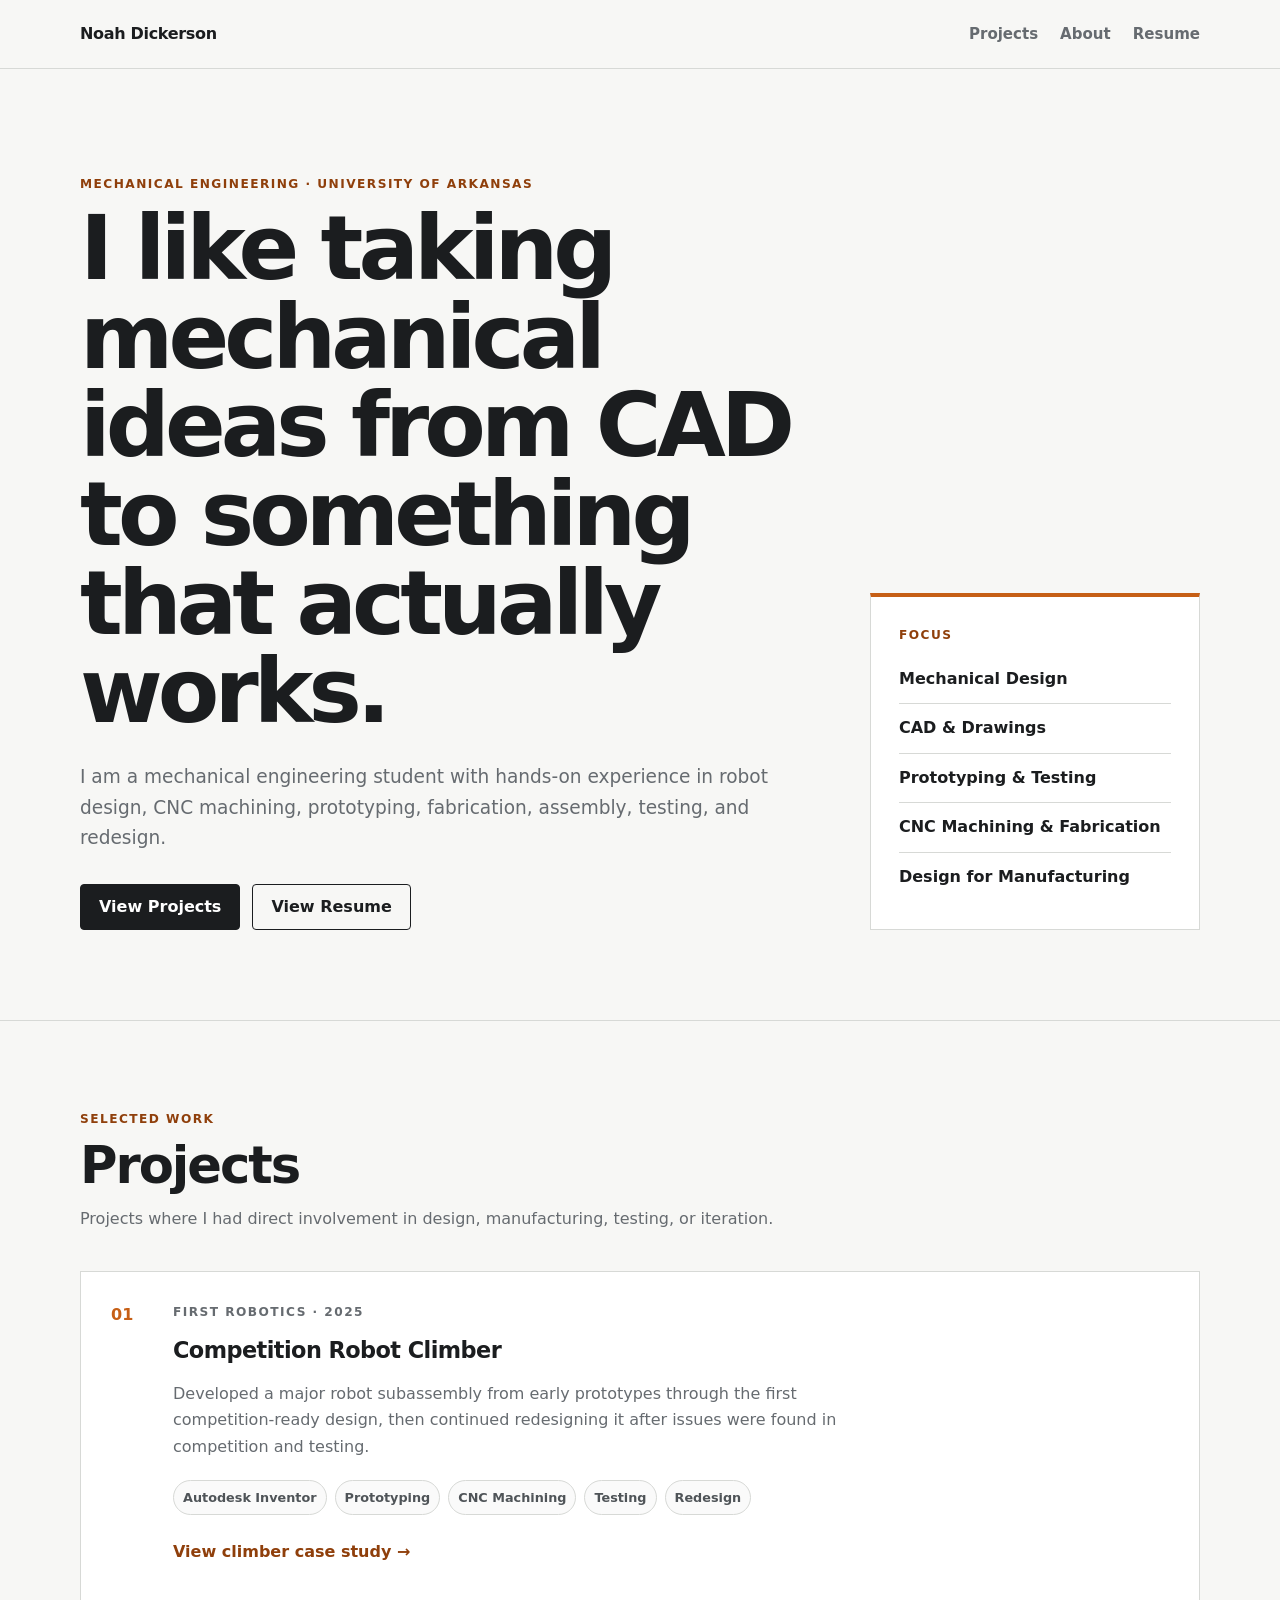
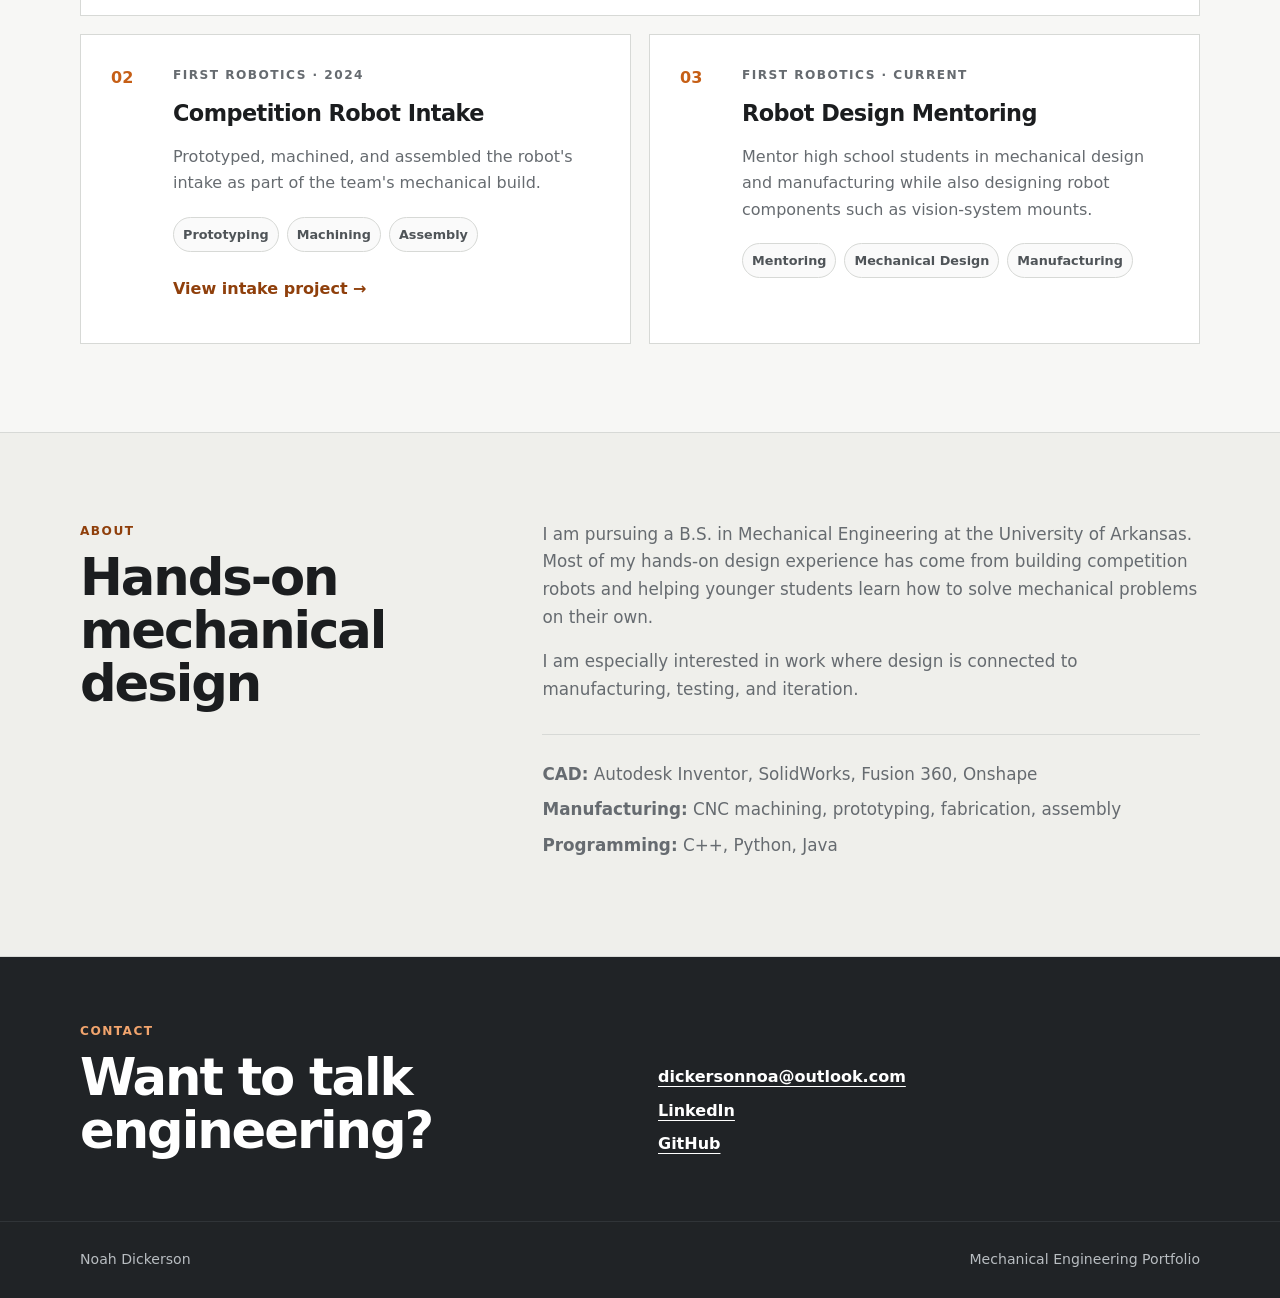
<file: index.html>
<!DOCTYPE html>
<html lang="en">
<head>
  <meta charset="UTF-8">
  <meta name="viewport" content="width=device-width, initial-scale=1.0">
  <meta name="description" content="Mechanical engineering portfolio for Noah Dickerson, featuring mechanical design, robotics, CAD, prototyping, machining, testing, and redesign.">
  <title>Noah Dickerson | Mechanical Engineering Portfolio</title>
  <link rel="stylesheet" href="styles.css">
</head>
<body>
  <header class="site-header">
    <div class="container nav-wrap">
      <a class="brand" href="#top">Noah Dickerson</a>
      <nav aria-label="Primary navigation">
        <a href="#projects">Projects</a>
        <a href="#about">About</a>
        <a href="resume.pdf">Resume</a>
      </nav>
    </div>
  </header>

  <main id="top">
    <section class="hero">
      <div class="container hero-grid">
        <div>
          <p class="eyebrow">Mechanical Engineering · University of Arkansas</p>
          <h1>I like taking mechanical ideas from CAD to something that actually works.</h1>
          <p class="hero-copy">
            I am a mechanical engineering student with hands-on experience in robot design,
            CNC machining, prototyping, fabrication, assembly, testing, and redesign.
          </p>
          <div class="hero-actions">
            <a class="button primary" href="#projects">View Projects</a>
            <a class="button secondary" href="resume.pdf">View Resume</a>
          </div>
        </div>

        <aside class="hero-card" aria-label="Focus areas">
          <p class="card-label">Focus</p>
          <ul class="clean-list">
            <li>Mechanical Design</li>
            <li>CAD & Drawings</li>
            <li>Prototyping & Testing</li>
            <li>CNC Machining & Fabrication</li>
            <li>Design for Manufacturing</li>
          </ul>
        </aside>
      </div>
    </section>

    <section id="projects" class="section">
      <div class="container">
        <div class="section-heading">
          <p class="eyebrow">Selected Work</p>
          <h2>Projects</h2>
          <p>Projects where I had direct involvement in design, manufacturing, testing, or iteration.</p>
        </div>

        <div class="project-grid">
          <article class="project-card featured">
            <div class="project-number">01</div>
            <div>
              <p class="project-kicker">FIRST Robotics · 2025</p>
              <h3>Competition Robot Climber</h3>
              <p>
                Developed a major robot subassembly from early prototypes through the first competition-ready
                design, then continued redesigning it after issues were found in competition and testing.
              </p>
              <div class="tag-row">
                <span>Autodesk Inventor</span>
                <span>Prototyping</span>
                <span>CNC Machining</span>
                <span>Testing</span>
                <span>Redesign</span>
              </div>
              <a class="text-link" href="projects/climber.html">View climber case study →</a>
            </div>
          </article>

          <article class="project-card">
            <div class="project-number">02</div>
            <div>
              <p class="project-kicker">FIRST Robotics · 2024</p>
              <h3>Competition Robot Intake</h3>
              <p>
                Prototyped, machined, and assembled the robot's intake as part of the team's mechanical build.
              </p>
              <div class="tag-row">
                <span>Prototyping</span>
                <span>Machining</span>
                <span>Assembly</span>
              </div>
              <a class="text-link" href="projects/intake.html">View intake project →</a>
            </div>
          </article>

          <article class="project-card">
            <div class="project-number">03</div>
            <div>
              <p class="project-kicker">FIRST Robotics · Current</p>
              <h3>Robot Design Mentoring</h3>
              <p>
                Mentor high school students in mechanical design and manufacturing while also designing robot
                components such as vision-system mounts.
              </p>
              <div class="tag-row">
                <span>Mentoring</span>
                <span>Mechanical Design</span>
                <span>Manufacturing</span>
              </div>
            </div>
          </article>
        </div>
      </div>
    </section>

    <section id="about" class="section alt">
      <div class="container about-grid">
        <div>
          <p class="eyebrow">About</p>
          <h2>Hands-on mechanical design</h2>
        </div>
        <div>
          <p>
            I am pursuing a B.S. in Mechanical Engineering at the University of Arkansas. Most of my hands-on
            design experience has come from building competition robots and helping younger students learn how
            to solve mechanical problems on their own.
          </p>
          <p>
            I am especially interested in work where design is connected to manufacturing, testing, and iteration.
          </p>

          <div class="skills">
            <p><strong>CAD:</strong> Autodesk Inventor, SolidWorks, Fusion 360, Onshape</p>
            <p><strong>Manufacturing:</strong> CNC machining, prototyping, fabrication, assembly</p>
            <p><strong>Programming:</strong> C++, Python, Java</p>
          </div>
        </div>
      </div>
    </section>

    <section class="contact-strip">
      <div class="container contact-inner">
        <div>
          <p class="eyebrow">Contact</p>
          <h2>Want to talk engineering?</h2>
        </div>
        <div class="contact-links">
          <a href="mailto:dickersonnoa@outlook.com">dickersonnoa@outlook.com</a>
          <a href="https://www.linkedin.com/in/dickerson-noah/">LinkedIn</a>
          <a href="https://github.com/dickersonnoa">GitHub</a>
        </div>
      </div>
    </section>
  </main>

  <footer>
    <div class="container footer-inner">
      <span>Noah Dickerson</span>
      <span>Mechanical Engineering Portfolio</span>
    </div>
  </footer>
</body>
</html>
</file>
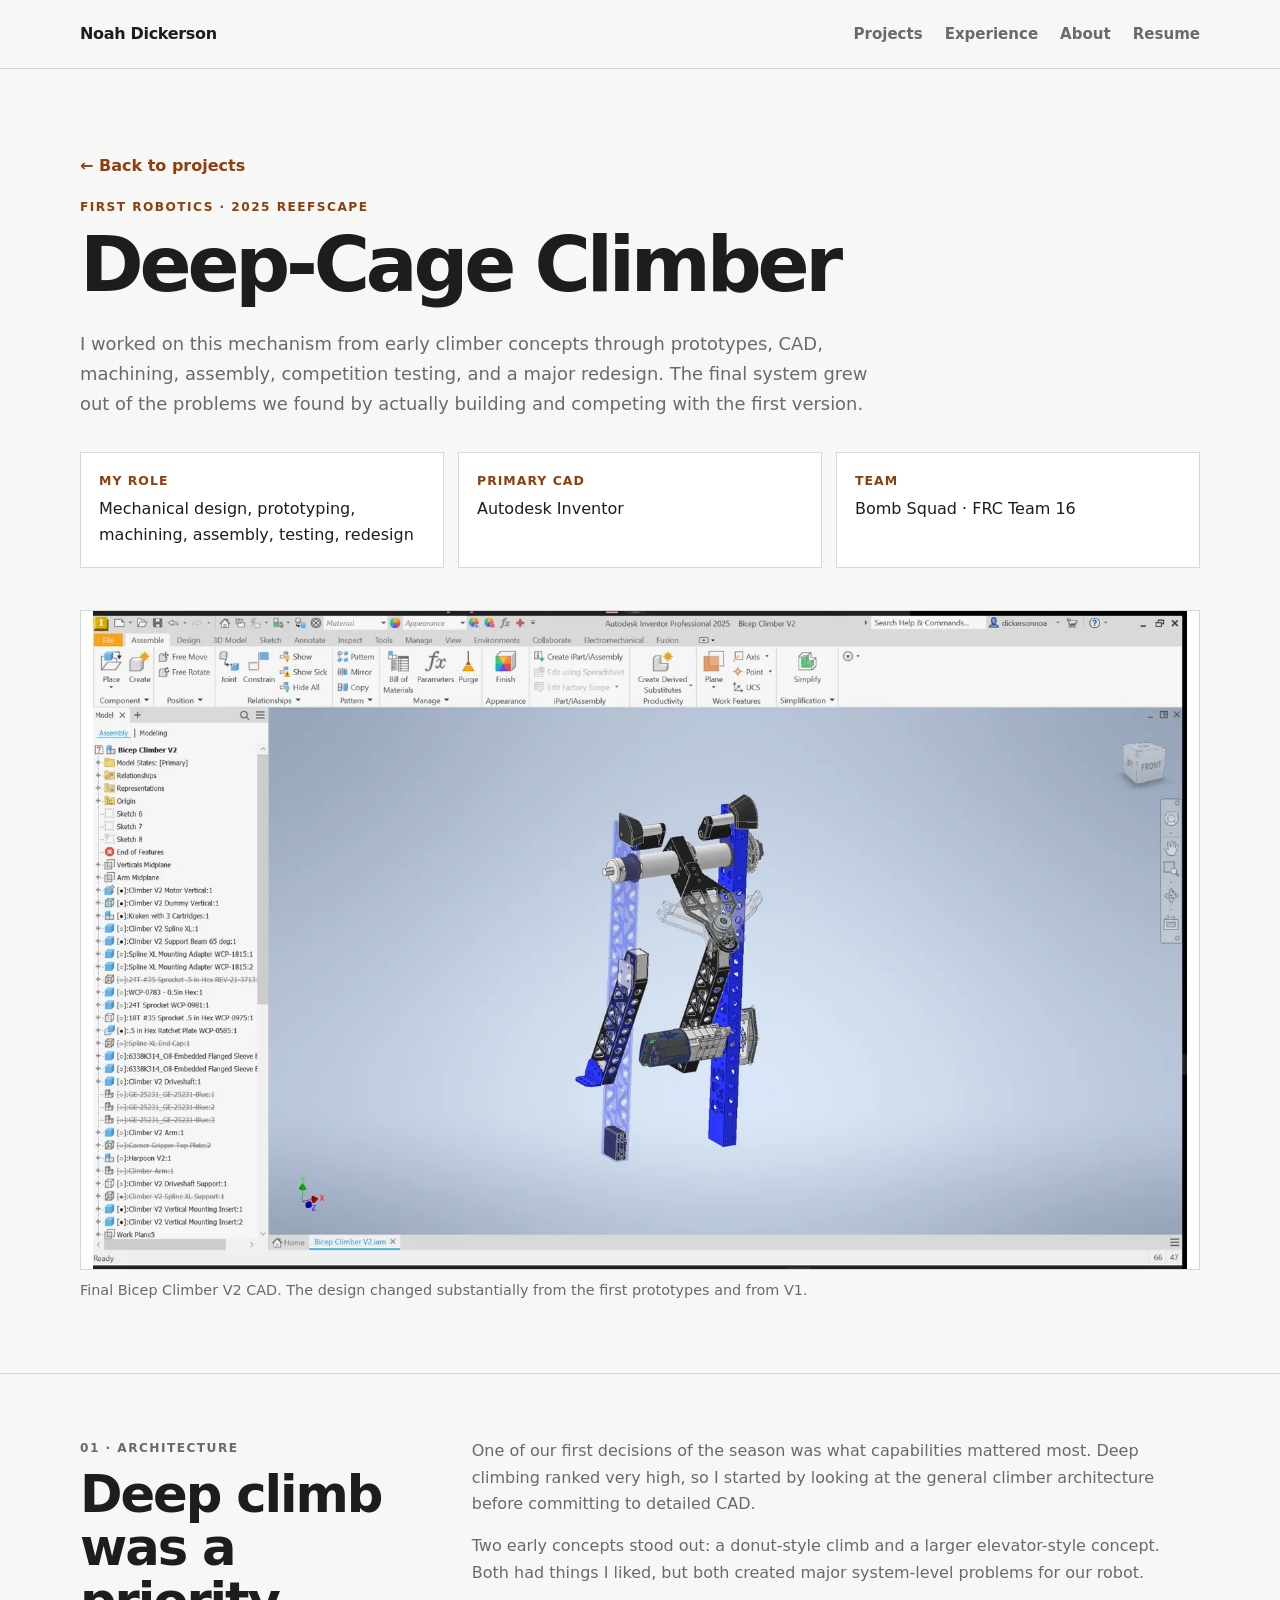
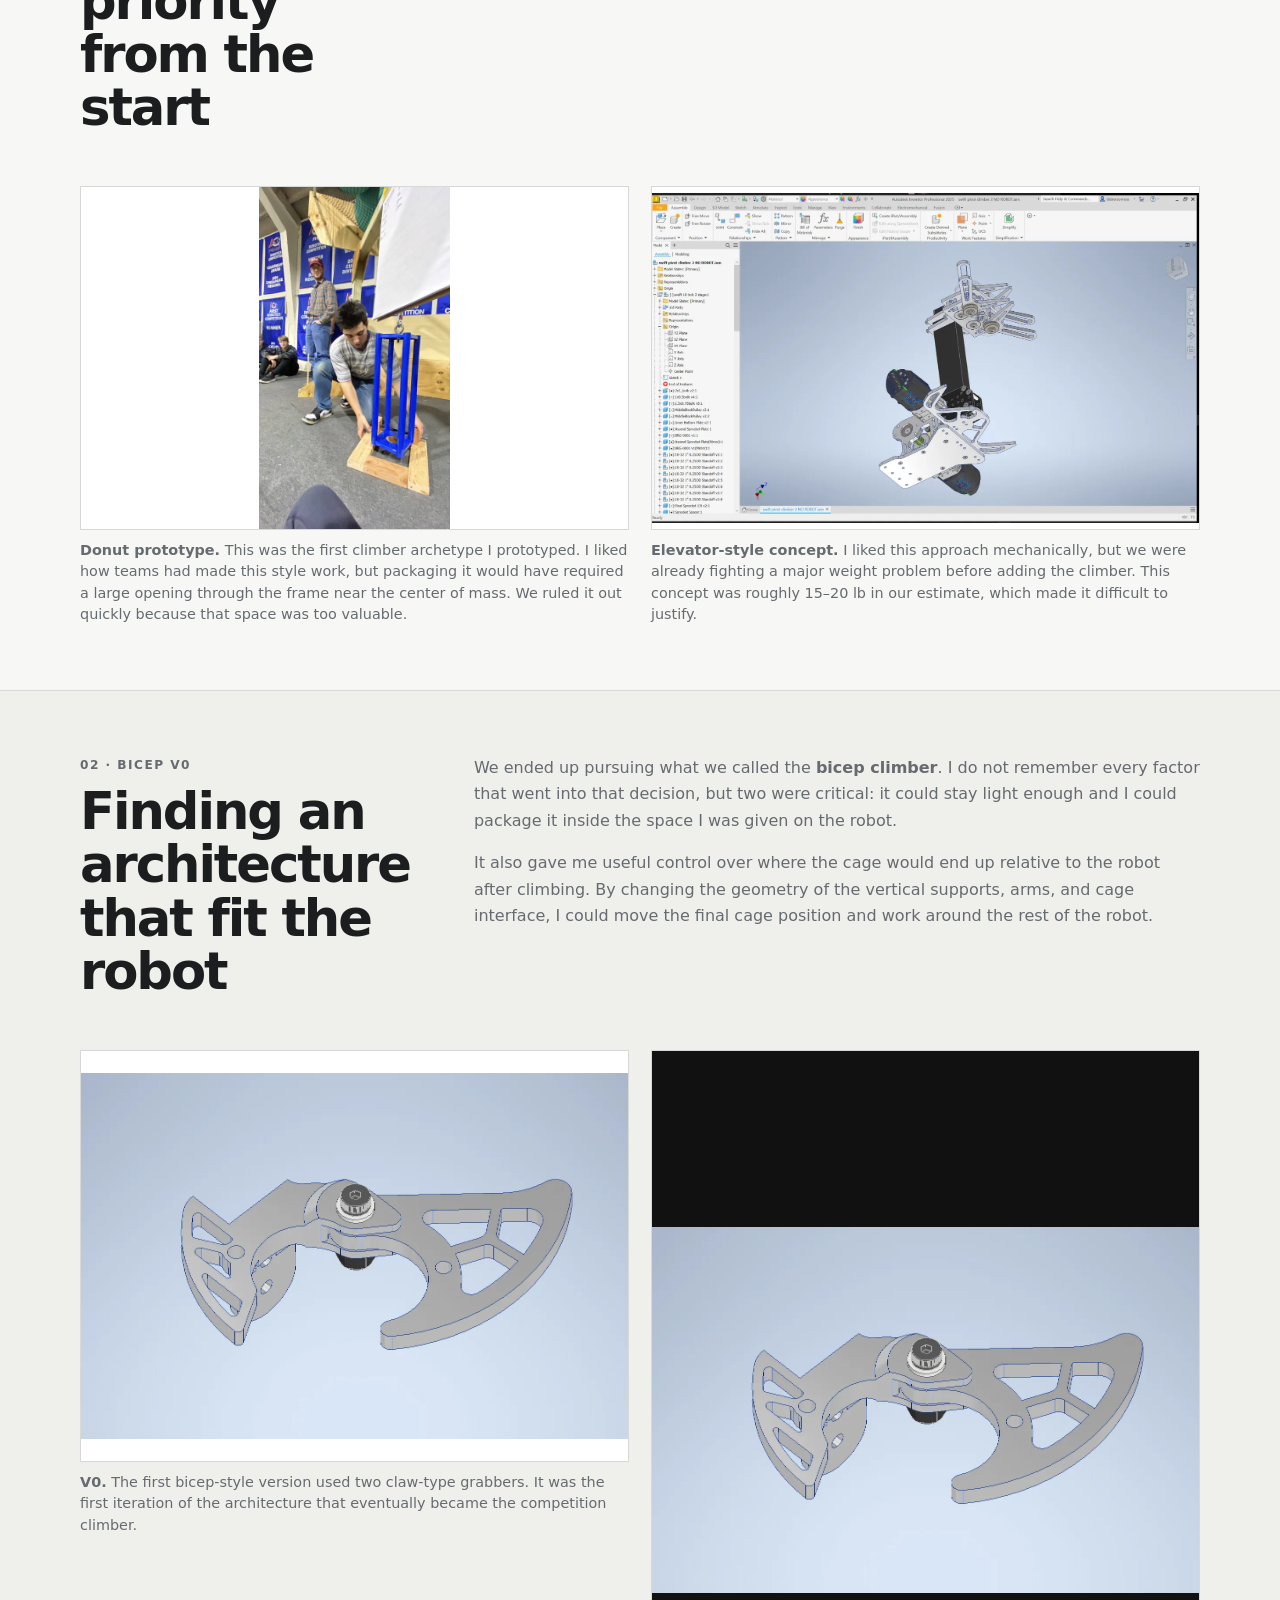
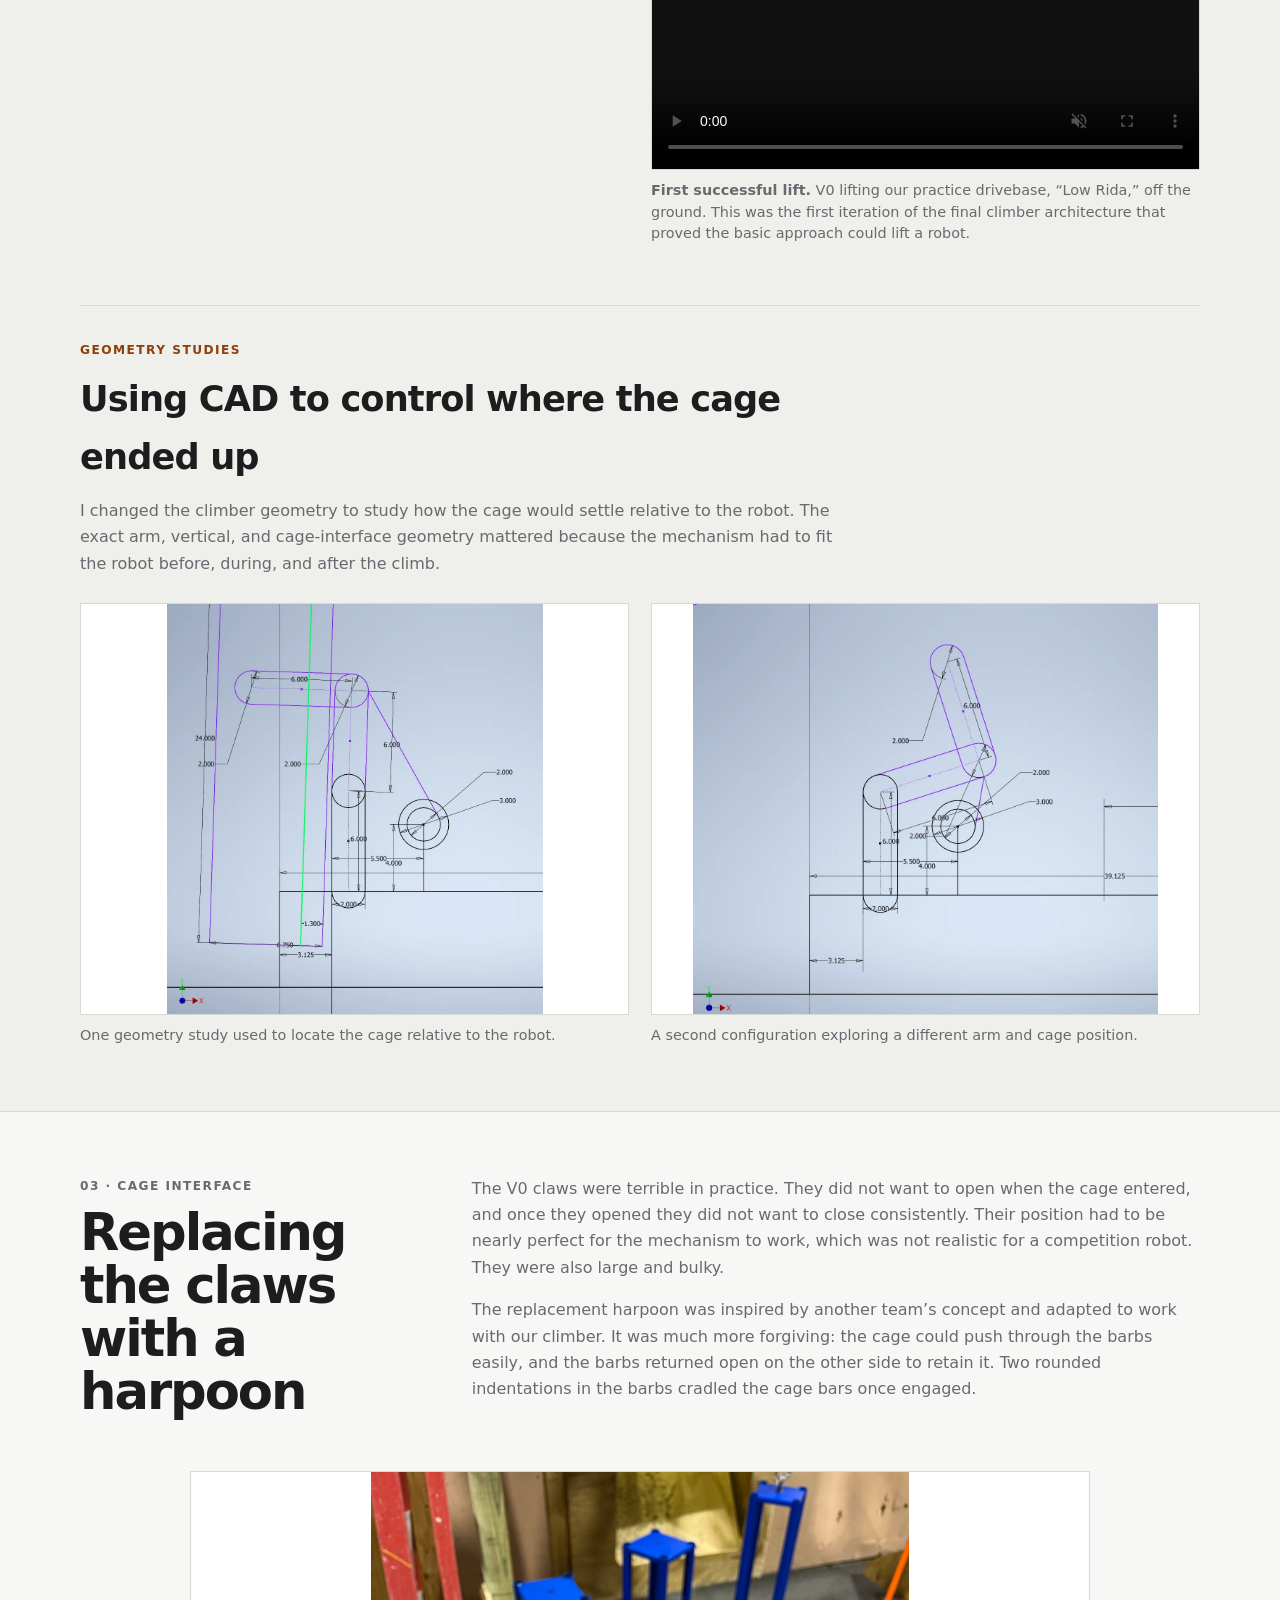
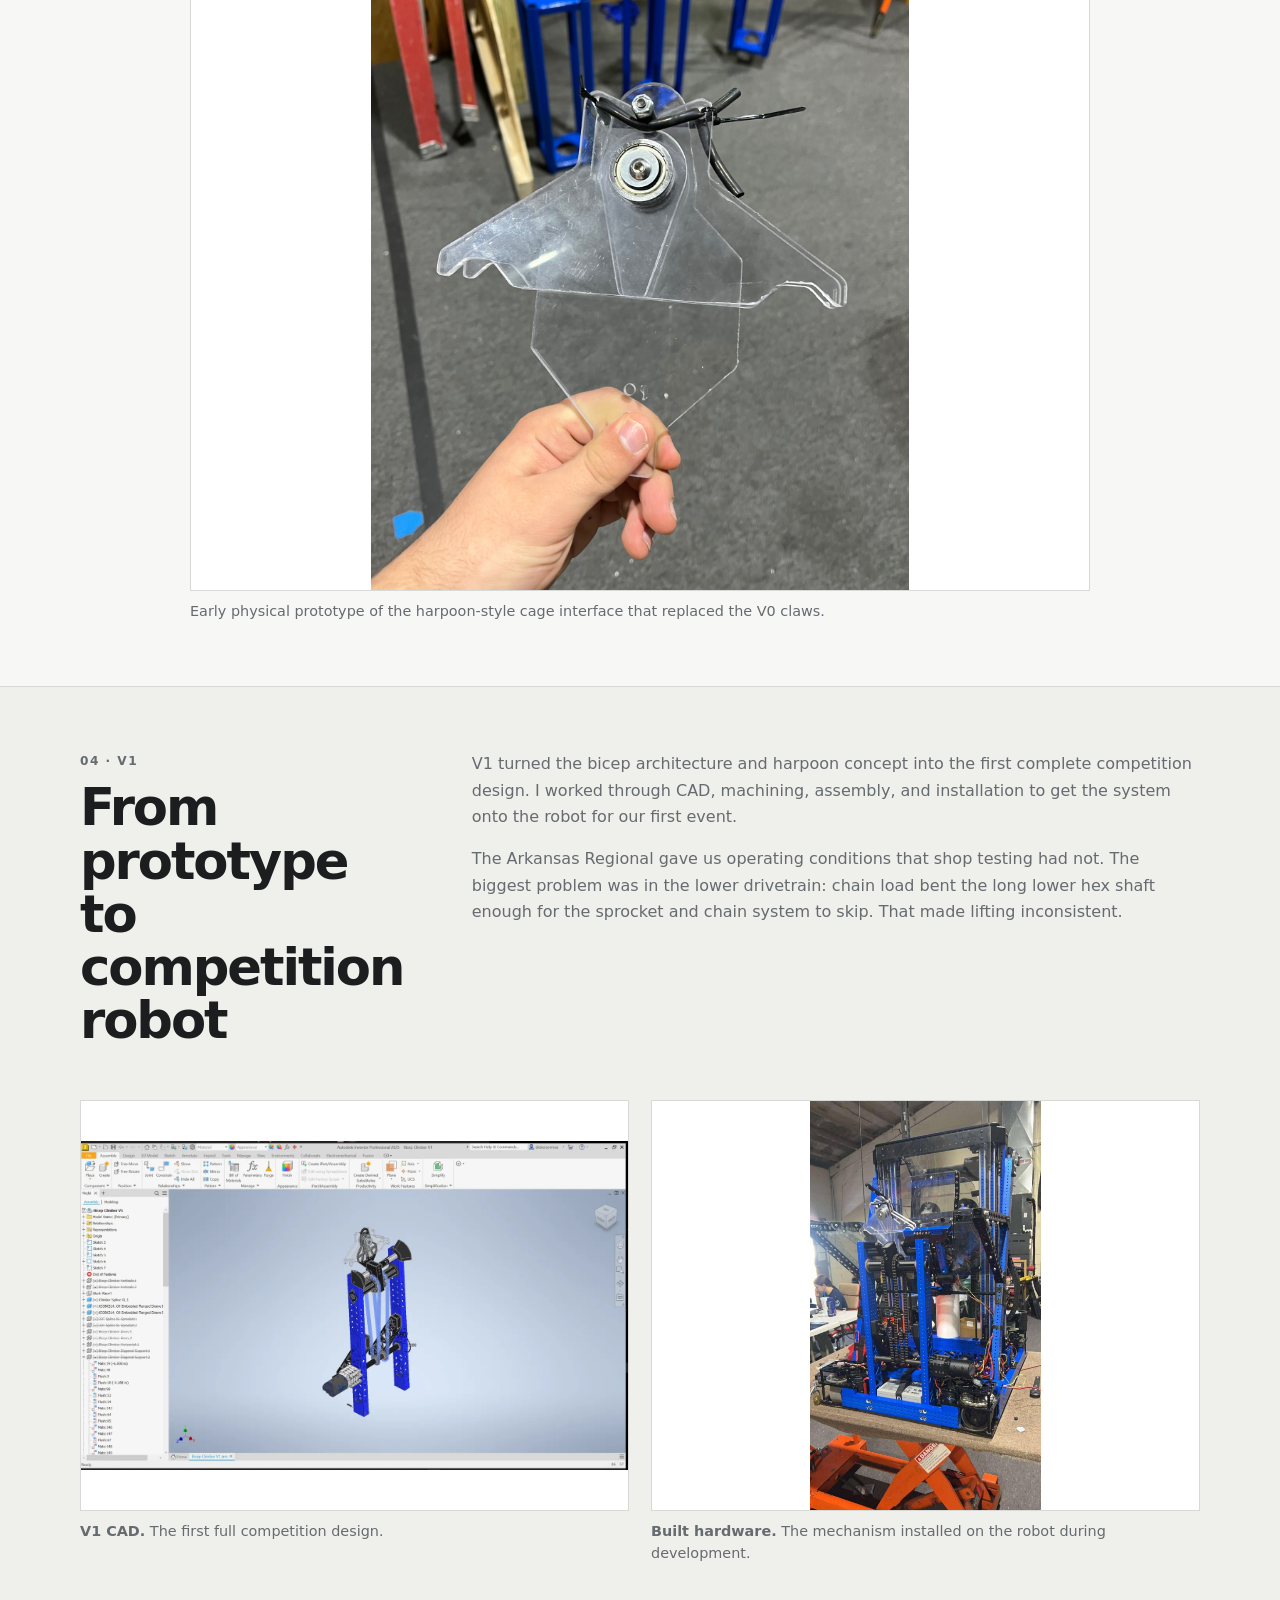
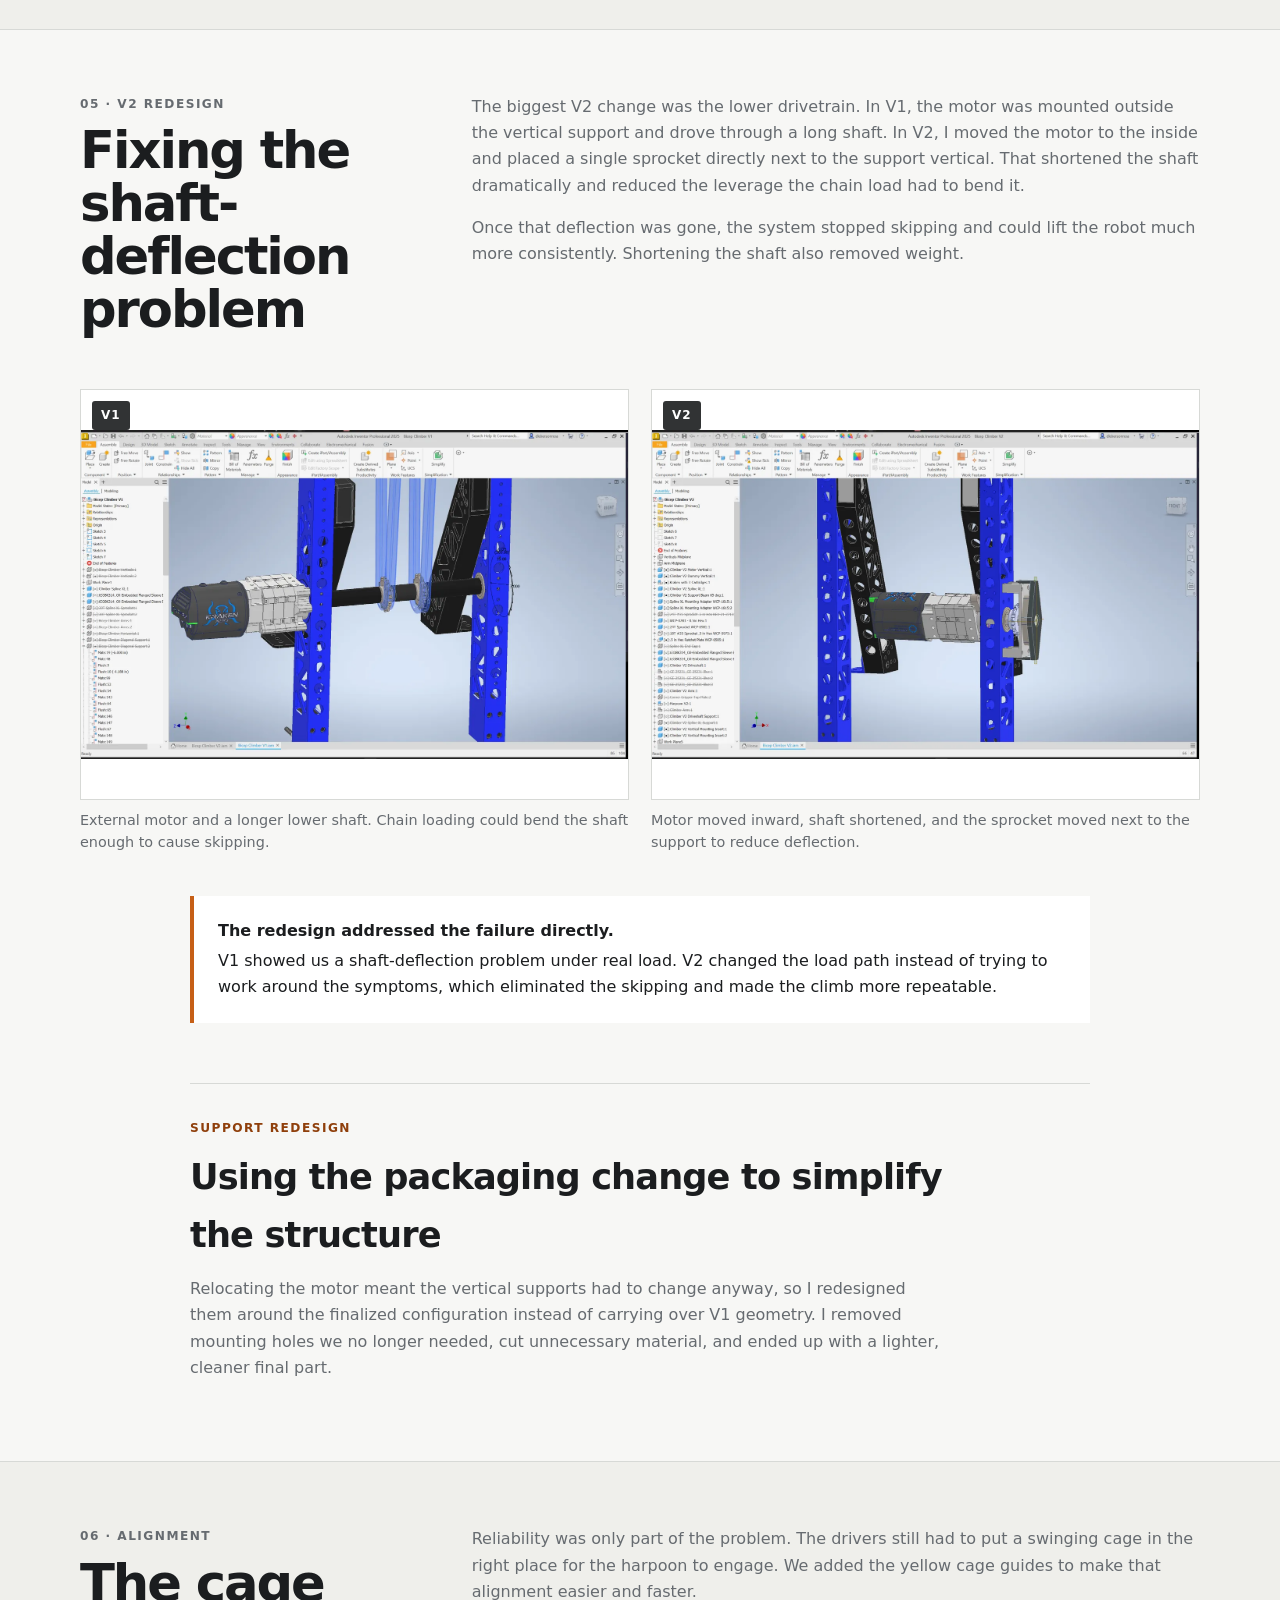
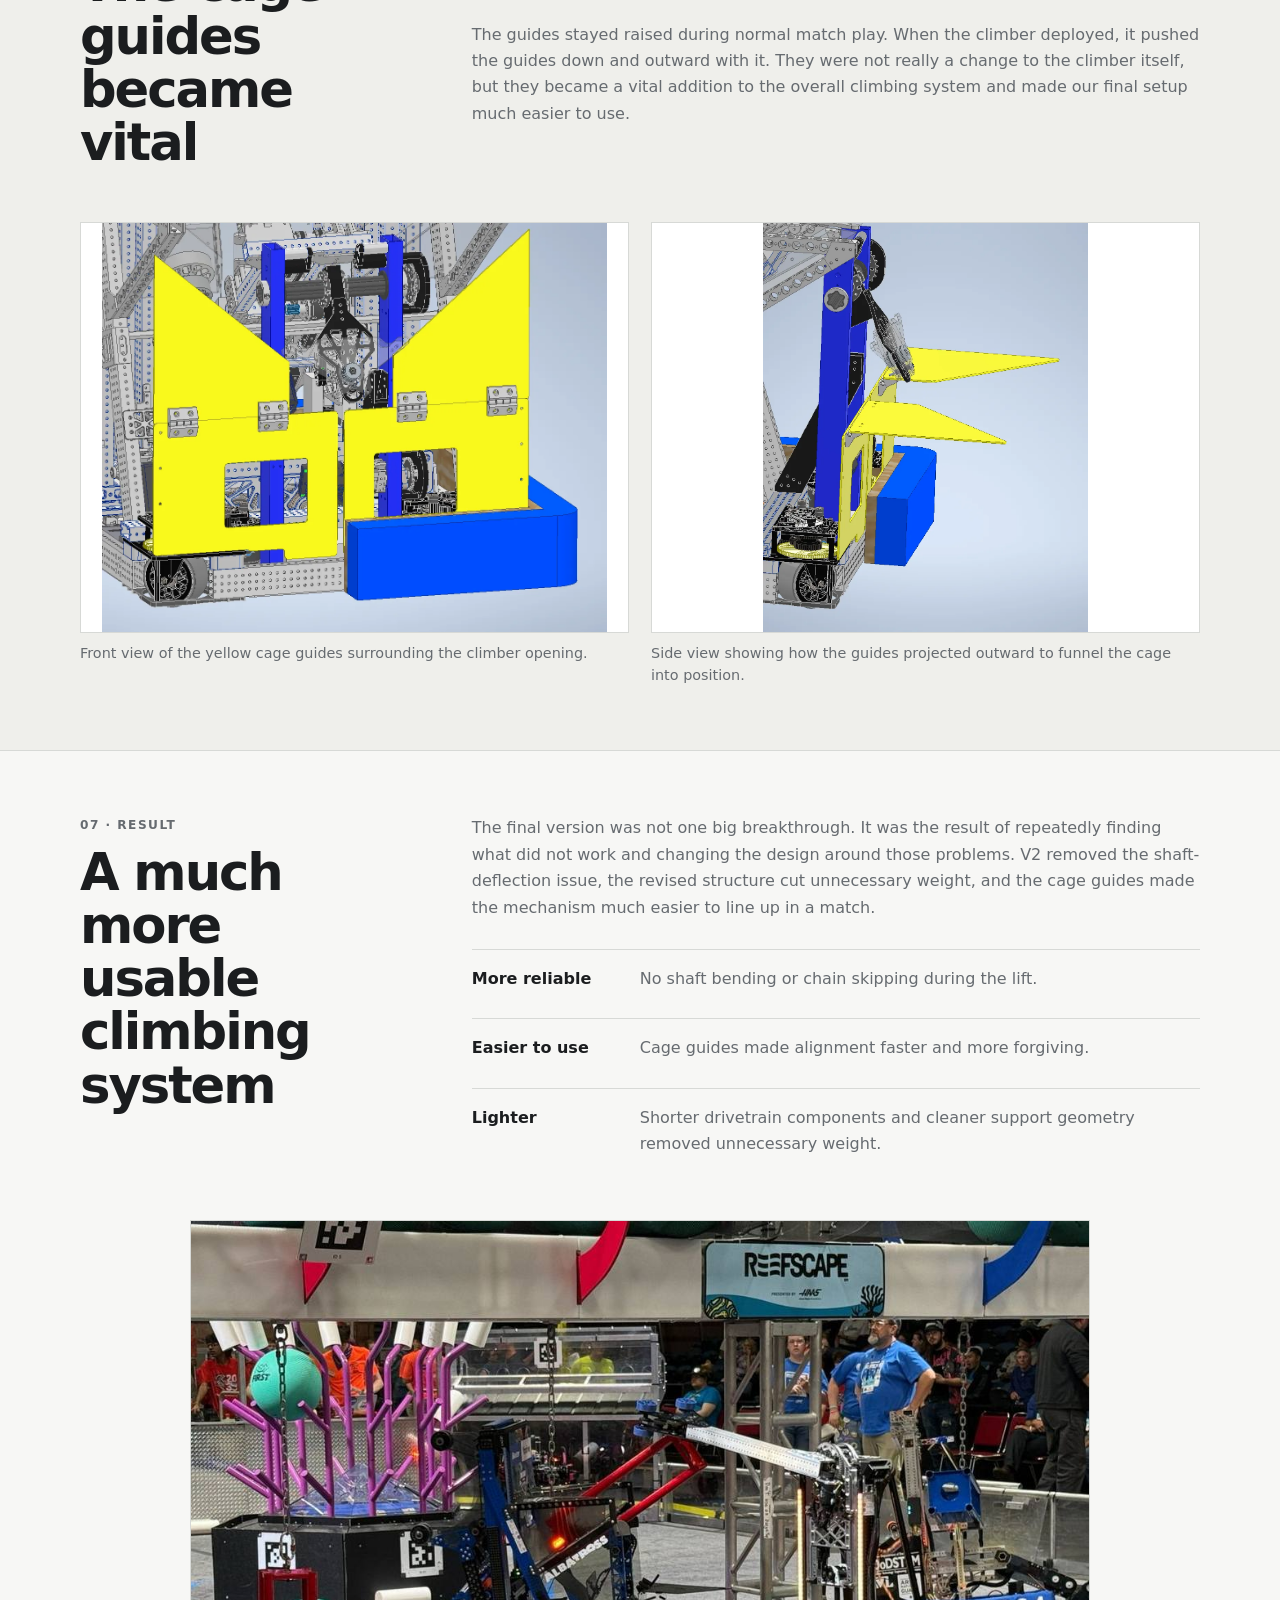
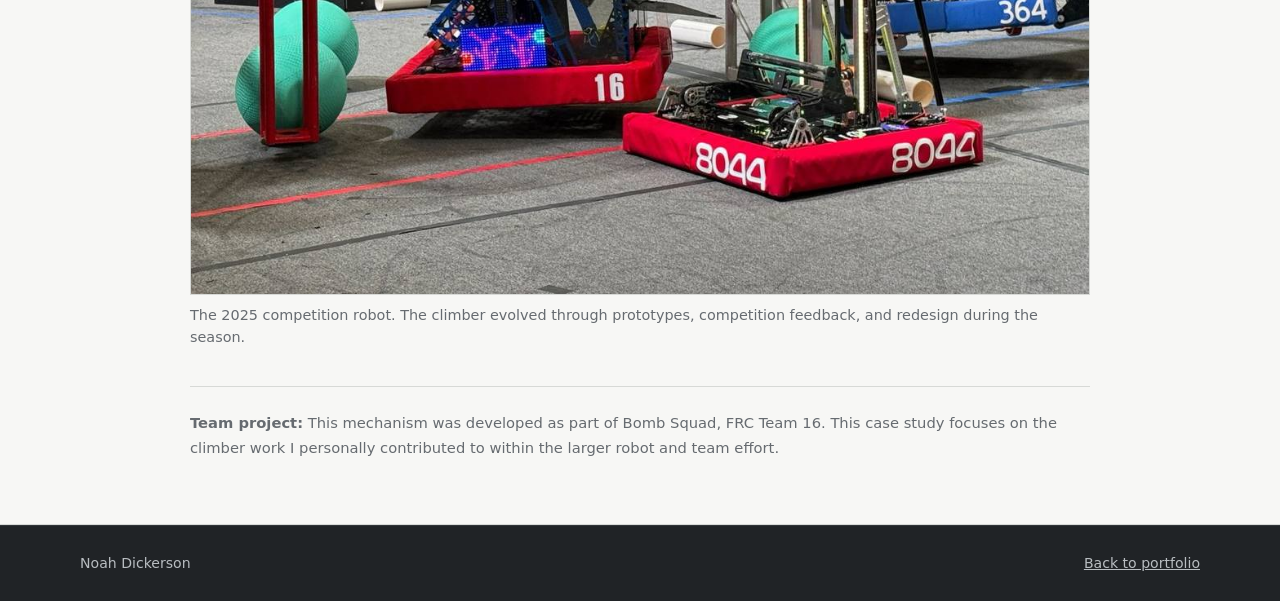
<file: projects/climber.html>
<!DOCTYPE html>
<html lang="en">
<head>
  <meta charset="UTF-8">
  <meta name="viewport" content="width=device-width, initial-scale=1.0">
  <meta name="description" content="2025 FIRST Robotics deep-cage climber design case study by Noah Dickerson.">
  <title>2025 FRC Climber | Noah Dickerson</title>
  <link rel="stylesheet" href="../styles.css">
</head>
<body>
  <header class="site-header">
    <div class="container nav-wrap">
      <a class="brand" href="../index.html">Noah Dickerson</a>
      <nav aria-label="Primary navigation">
        <a href="../index.html#projects">Projects</a>
        <a href="../index.html#experience">Experience</a>
        <a href="../index.html#about">About</a>
        <a href="../resume.pdf">Resume</a>
      </nav>
    </div>
  </header>

  <main>
    <section class="project-hero project-hero-case-study">
      <div class="container">
        <a class="back-link" href="../index.html#projects">← Back to projects</a>
        <p class="eyebrow">FIRST Robotics · 2025 REEFSCAPE</p>
        <h1>Deep-Cage Climber</h1>
        <p class="project-summary">
          I worked on this mechanism from early climber concepts through prototypes, CAD, machining,
          assembly, competition testing, and a major redesign. The final system grew out of the problems
          we found by actually building and competing with the first version.
        </p>

        <div class="project-meta">
          <div class="meta-card">
            <strong>My Role</strong>
            Mechanical design, prototyping, machining, assembly, testing, redesign
          </div>
          <div class="meta-card">
            <strong>Primary CAD</strong>
            Autodesk Inventor
          </div>
          <div class="meta-card">
            <strong>Team</strong>
            Bomb Squad · FRC Team 16
          </div>
        </div>

        <figure class="case-hero-media">
          <img src="../images/climber/hero-v2.webp" alt="Final Bicep Climber V2 CAD assembly in Autodesk Inventor">
          <figcaption>Final Bicep Climber V2 CAD. The design changed substantially from the first prototypes and from V1.</figcaption>
        </figure>
      </div>
    </section>

    <section class="project-section">
      <div class="container project-section-grid">
        <div>
          <p class="eyebrow">01 · Architecture</p>
          <h2>Deep climb was a priority from the start</h2>
        </div>
        <div>
          <p>
            One of our first decisions of the season was what capabilities mattered most. Deep climbing ranked
            very high, so I started by looking at the general climber architecture before committing to detailed CAD.
          </p>
          <p>
            Two early concepts stood out: a donut-style climb and a larger elevator-style concept. Both had things
            I liked, but both created major system-level problems for our robot.
          </p>
        </div>
      </div>

      <div class="container media-grid media-grid-two concept-grid">
        <figure class="media-card">
          <img src="../images/climber/donut-prototype.jpg" alt="Physical prototype of an early donut-style deep cage climber">
          <figcaption>
            <strong>Donut prototype.</strong> This was the first climber archetype I prototyped. I liked how teams had
            made this style work, but packaging it would have required a large opening through the frame near the
            center of mass. We ruled it out quickly because that space was too valuable.
          </figcaption>
        </figure>

        <figure class="media-card">
          <img src="../images/climber/swyft-concept.webp" alt="CAD of an early elevator-style climber concept">
          <figcaption>
            <strong>Elevator-style concept.</strong> I liked this approach mechanically, but we were already fighting a
            major weight problem before adding the climber. This concept was roughly 15–20 lb in our estimate, which
            made it difficult to justify.
          </figcaption>
        </figure>
      </div>
    </section>

    <section class="project-section project-section-alt">
      <div class="container project-section-grid">
        <div>
          <p class="eyebrow">02 · Bicep V0</p>
          <h2>Finding an architecture that fit the robot</h2>
        </div>
        <div>
          <p>
            We ended up pursuing what we called the <strong>bicep climber</strong>. I do not remember every factor that
            went into that decision, but two were critical: it could stay light enough and I could package it inside the
            space I was given on the robot.
          </p>
          <p>
            It also gave me useful control over where the cage would end up relative to the robot after climbing. By
            changing the geometry of the vertical supports, arms, and cage interface, I could move the final cage
            position and work around the rest of the robot.
          </p>
        </div>
      </div>

      <div class="container media-grid media-grid-two">
        <figure class="media-card">
          <img src="../images/climber/v0-claw.webp" alt="Early Bicep Climber V0 CAD with two claw-style cage grabbers">
          <figcaption>
            <strong>V0.</strong> The first bicep-style version used two claw-type grabbers. It was the first iteration of
            the architecture that eventually became the competition climber.
          </figcaption>
        </figure>

        <figure class="media-card video-card">
          <video controls muted playsinline preload="metadata" poster="../images/climber/v0-claw.webp">
            <source src="../images/climber/low-rida-v0-short.mp4" type="video/mp4">
            Your browser does not support the video tag.
          </video>
          <figcaption>
            <strong>First successful lift.</strong> V0 lifting our practice drivebase, “Low Rida,” off the ground. This was
            the first iteration of the final climber architecture that proved the basic approach could lift a robot.
          </figcaption>
        </figure>
      </div>

      <div class="container case-subsection">
        <div class="case-subsection-heading">
          <p class="eyebrow">Geometry studies</p>
          <h3>Using CAD to control where the cage ended up</h3>
          <p>
            I changed the climber geometry to study how the cage would settle relative to the robot. The exact arm,
            vertical, and cage-interface geometry mattered because the mechanism had to fit the robot before, during,
            and after the climb.
          </p>
        </div>
        <div class="media-grid media-grid-two compact-media-grid">
          <figure class="media-card">
            <img src="../images/climber/geometry-a.webp" alt="Climber geometry study in Autodesk Inventor with dimensions">
            <figcaption>One geometry study used to locate the cage relative to the robot.</figcaption>
          </figure>
          <figure class="media-card">
            <img src="../images/climber/geometry-b.webp" alt="Second climber geometry study in Autodesk Inventor with dimensions">
            <figcaption>A second configuration exploring a different arm and cage position.</figcaption>
          </figure>
        </div>
      </div>
    </section>

    <section class="project-section">
      <div class="container project-section-grid">
        <div>
          <p class="eyebrow">03 · Cage interface</p>
          <h2>Replacing the claws with a harpoon</h2>
        </div>
        <div>
          <p>
            The V0 claws were terrible in practice. They did not want to open when the cage entered, and once they
            opened they did not want to close consistently. Their position had to be nearly perfect for the mechanism
            to work, which was not realistic for a competition robot. They were also large and bulky.
          </p>
          <p>
            The replacement harpoon was inspired by another team’s concept and adapted to work with our climber.
            It was much more forgiving: the cage could push through the barbs easily, and the barbs returned open on
            the other side to retain it. Two rounded indentations in the barbs cradled the cage bars once engaged.
          </p>
        </div>
      </div>

      <div class="container single-media-wrap">
        <figure class="media-card media-card-wide">
          <img src="../images/climber/harpoon-prototype.jpg" alt="Early physical prototype of the harpoon cage-grabbing mechanism">
          <figcaption>Early physical prototype of the harpoon-style cage interface that replaced the V0 claws.</figcaption>
        </figure>
      </div>
    </section>

    <section class="project-section project-section-alt">
      <div class="container project-section-grid">
        <div>
          <p class="eyebrow">04 · V1</p>
          <h2>From prototype to competition robot</h2>
        </div>
        <div>
          <p>
            V1 turned the bicep architecture and harpoon concept into the first complete competition design. I worked
            through CAD, machining, assembly, and installation to get the system onto the robot for our first event.
          </p>
          <p>
            The Arkansas Regional gave us operating conditions that shop testing had not. The biggest problem was in
            the lower drivetrain: chain load bent the long lower hex shaft enough for the sprocket and chain system to
            skip. That made lifting inconsistent.
          </p>
        </div>
      </div>

      <div class="container media-grid media-grid-two">
        <figure class="media-card">
          <img src="../images/climber/v1-cad.webp" alt="Bicep Climber V1 CAD assembly">
          <figcaption><strong>V1 CAD.</strong> The first full competition design.</figcaption>
        </figure>
        <figure class="media-card portrait-media-card">
          <img src="../images/climber/v1-installed.jpg" alt="Bicep climber installed on the competition robot in the shop">
          <figcaption><strong>Built hardware.</strong> The mechanism installed on the robot during development.</figcaption>
        </figure>
      </div>
    </section>

    <section class="project-section">
      <div class="container project-section-grid">
        <div>
          <p class="eyebrow">05 · V2 redesign</p>
          <h2>Fixing the shaft-deflection problem</h2>
        </div>
        <div>
          <p>
            The biggest V2 change was the lower drivetrain. In V1, the motor was mounted outside the vertical support
            and drove through a long shaft. In V2, I moved the motor to the inside and placed a single sprocket directly
            next to the support vertical. That shortened the shaft dramatically and reduced the leverage the chain load
            had to bend it.
          </p>
          <p>
            Once that deflection was gone, the system stopped skipping and could lift the robot much more consistently.
            Shortening the shaft also removed weight.
          </p>
        </div>
      </div>

      <div class="container media-grid media-grid-two comparison-grid">
        <figure class="media-card comparison-card">
          <span class="comparison-badge">V1</span>
          <img src="../images/climber/v1-drivetrain.webp" alt="V1 lower climber drivetrain with external motor and long hex shaft">
          <figcaption>External motor and a longer lower shaft. Chain loading could bend the shaft enough to cause skipping.</figcaption>
        </figure>
        <figure class="media-card comparison-card">
          <span class="comparison-badge">V2</span>
          <img src="../images/climber/v2-drivetrain.webp" alt="V2 lower climber drivetrain with motor moved inward and sprocket close to support">
          <figcaption>Motor moved inward, shaft shortened, and the sprocket moved next to the support to reduce deflection.</figcaption>
        </figure>
      </div>

      <div class="container callout case-callout">
        <strong>The redesign addressed the failure directly.</strong>
        V1 showed us a shaft-deflection problem under real load. V2 changed the load path instead of trying to work
        around the symptoms, which eliminated the skipping and made the climb more repeatable.
      </div>

      <div class="container case-subsection text-only-subsection">
        <div class="case-subsection-heading">
          <p class="eyebrow">Support redesign</p>
          <h3>Using the packaging change to simplify the structure</h3>
          <p>
            Relocating the motor meant the vertical supports had to change anyway, so I redesigned them around the
            finalized configuration instead of carrying over V1 geometry. I removed mounting holes we no longer needed,
            cut unnecessary material, and ended up with a lighter, cleaner final part.
          </p>
        </div>
      </div>
    </section>

    <section class="project-section project-section-alt">
      <div class="container project-section-grid">
        <div>
          <p class="eyebrow">06 · Alignment</p>
          <h2>The cage guides became vital</h2>
        </div>
        <div>
          <p>
            Reliability was only part of the problem. The drivers still had to put a swinging cage in the right place
            for the harpoon to engage. We added the yellow cage guides to make that alignment easier and faster.
          </p>
          <p>
            The guides stayed raised during normal match play. When the climber deployed, it pushed the guides down
            and outward with it. They were not really a change to the climber itself, but they became a vital addition
            to the overall climbing system and made our final setup much easier to use.
          </p>
        </div>
      </div>

      <div class="container media-grid media-grid-two">
        <figure class="media-card">
          <img src="../images/climber/cage-guides-front.webp" alt="Front CAD view showing yellow cage alignment guides on the robot">
          <figcaption>Front view of the yellow cage guides surrounding the climber opening.</figcaption>
        </figure>
        <figure class="media-card">
          <img src="../images/climber/cage-guides-side.webp" alt="Side CAD view showing yellow cage alignment guides and climber">
          <figcaption>Side view showing how the guides projected outward to funnel the cage into position.</figcaption>
        </figure>
      </div>
    </section>

    <section class="project-section project-result-section">
      <div class="container project-section-grid">
        <div>
          <p class="eyebrow">07 · Result</p>
          <h2>A much more usable climbing system</h2>
        </div>
        <div>
          <p>
            The final version was not one big breakthrough. It was the result of repeatedly finding what did not work
            and changing the design around those problems. V2 removed the shaft-deflection issue, the revised structure
            cut unnecessary weight, and the cage guides made the mechanism much easier to line up in a match.
          </p>
          <div class="result-list" aria-label="Final design improvements">
            <div><strong>More reliable</strong><span>No shaft bending or chain skipping during the lift.</span></div>
            <div><strong>Easier to use</strong><span>Cage guides made alignment faster and more forgiving.</span></div>
            <div><strong>Lighter</strong><span>Shorter drivetrain components and cleaner support geometry removed unnecessary weight.</span></div>
          </div>
        </div>
      </div>

      <div class="container single-media-wrap final-media-wrap">
        <figure class="media-card media-card-wide">
          <img src="../images/climber/final-competition.jpg" alt="Bomb Squad FRC Team 16 competition robot during the 2025 season">
          <figcaption>The 2025 competition robot. The climber evolved through prototypes, competition feedback, and redesign during the season.</figcaption>
        </figure>
      </div>

      <div class="container project-credit">
        <p>
          <strong>Team project:</strong> This mechanism was developed as part of Bomb Squad, FRC Team 16. This case study
          focuses on the climber work I personally contributed to within the larger robot and team effort.
        </p>
      </div>
    </section>
  </main>

  <footer>
    <div class="container footer-inner">
      <span>Noah Dickerson</span>
      <a href="../index.html">Back to portfolio</a>
    </div>
  </footer>
</body>
</html>
</file>
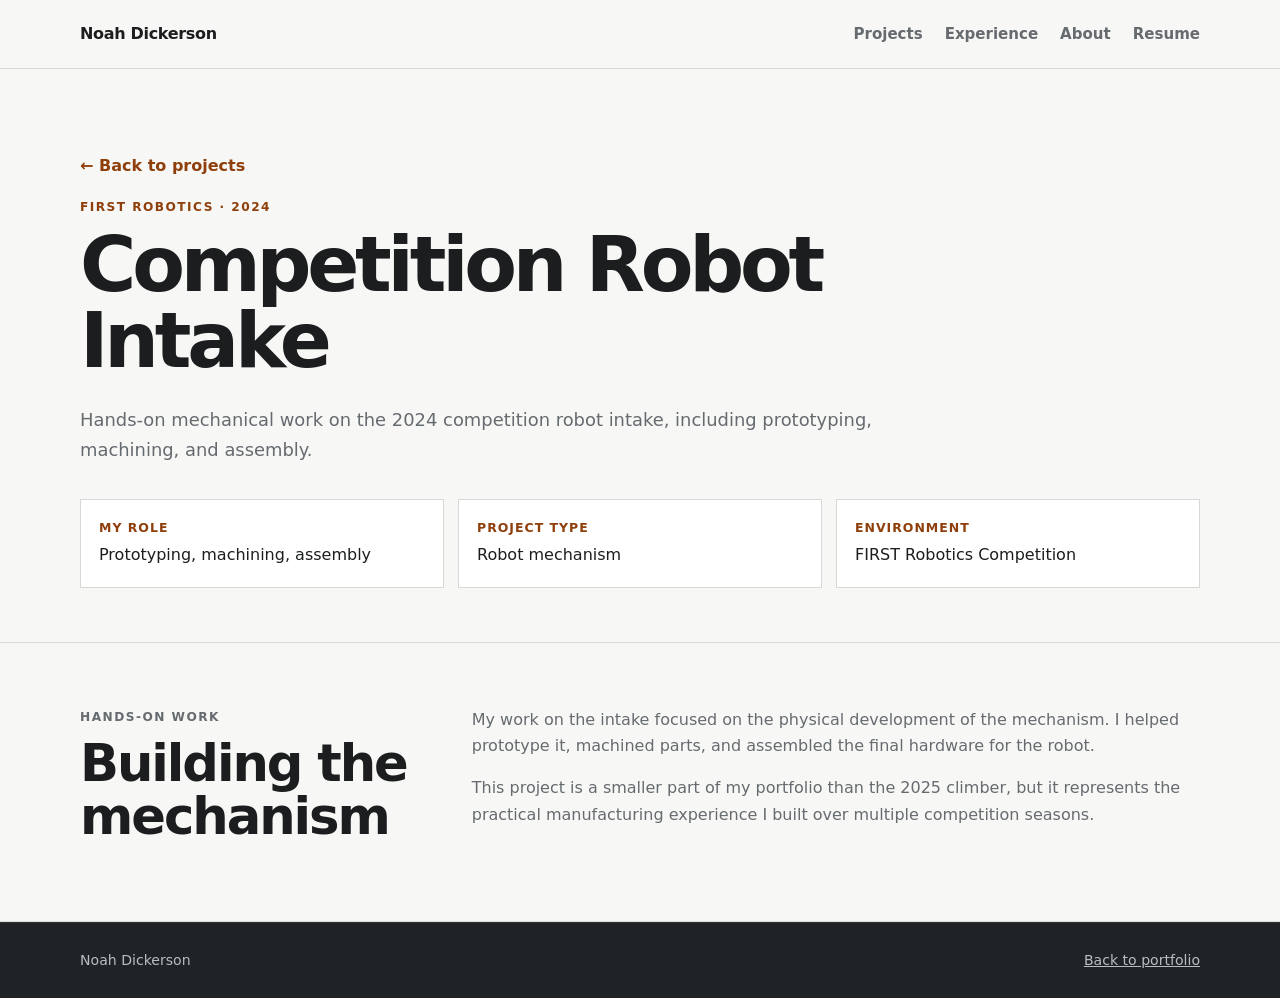
<file: projects/intake.html>
<!DOCTYPE html>
<html lang="en">
<head>
  <meta charset="UTF-8">
  <meta name="viewport" content="width=device-width, initial-scale=1.0">
  <meta name="description" content="2024 FIRST Robotics intake project by Noah Dickerson.">
  <title>2024 FRC Intake | Noah Dickerson</title>
  <link rel="stylesheet" href="../styles.css">
</head>
<body>
  <header class="site-header">
    <div class="container nav-wrap">
      <a class="brand" href="../index.html">Noah Dickerson</a>
      <nav aria-label="Primary navigation">
        <a href="../index.html#projects">Projects</a>
        <a href="../index.html#experience">Experience</a>
        <a href="../index.html#about">About</a>
        <a href="../resume.pdf">Resume</a>
      </nav>
    </div>
  </header>

  <main>
    <section class="project-hero">
      <div class="container">
        <a class="back-link" href="../index.html#projects">← Back to projects</a>
        <p class="eyebrow">FIRST Robotics · 2024</p>
        <h1>Competition Robot Intake</h1>
        <p class="project-summary">
          Hands-on mechanical work on the 2024 competition robot intake, including prototyping,
          machining, and assembly.
        </p>

        <div class="project-meta">
          <div class="meta-card">
            <strong>My Role</strong>
            Prototyping, machining, assembly
          </div>
          <div class="meta-card">
            <strong>Project Type</strong>
            Robot mechanism
          </div>
          <div class="meta-card">
            <strong>Environment</strong>
            FIRST Robotics Competition
          </div>
        </div>
      </div>
    </section>

    <section class="project-section">
      <div class="container project-section-grid">
        <div>
          <p class="eyebrow">Hands-on work</p>
          <h2>Building the mechanism</h2>
        </div>
        <div>
          <p>
            My work on the intake focused on the physical development of the mechanism. I helped prototype it,
            machined parts, and assembled the final hardware for the robot.
          </p>
          <p>
            This project is a smaller part of my portfolio than the 2025 climber, but it represents the practical
            manufacturing experience I built over multiple competition seasons.
          </p>
        </div>
      </div>
    </section>
  </main>

  <footer>
    <div class="container footer-inner">
      <span>Noah Dickerson</span>
      <a href="../index.html">Back to portfolio</a>
    </div>
  </footer>
</body>
</html>
</file>
<file: styles.css>
:root {
  --bg: #f7f7f5;
  --surface: #ffffff;
  --surface-alt: #efefeb;
  --text: #1b1d1f;
  --muted: #666b70;
  --line: #d7d9d6;
  --accent: #c65f16;
  --accent-dark: #8f3f0b;
  --max: 1120px;
}

* {
  box-sizing: border-box;
}

html {
  scroll-behavior: smooth;
}

body {
  margin: 0;
  font-family: Inter, ui-sans-serif, system-ui, -apple-system, BlinkMacSystemFont, "Segoe UI", sans-serif;
  color: var(--text);
  background: var(--bg);
  line-height: 1.65;
}

a {
  color: inherit;
}

.container {
  width: min(var(--max), calc(100% - 40px));
  margin: 0 auto;
}

.site-header {
  position: sticky;
  top: 0;
  z-index: 10;
  background: rgba(247, 247, 245, 0.94);
  border-bottom: 1px solid var(--line);
  backdrop-filter: blur(12px);
}

.nav-wrap {
  min-height: 68px;
  display: flex;
  align-items: center;
  justify-content: space-between;
  gap: 24px;
}

.brand {
  font-weight: 800;
  text-decoration: none;
  letter-spacing: -0.02em;
}

nav {
  display: flex;
  flex-wrap: wrap;
  gap: 22px;
}

nav a {
  color: var(--muted);
  text-decoration: none;
  font-size: 0.94rem;
  font-weight: 650;
}

nav a:hover {
  color: var(--accent-dark);
}

.hero {
  padding: 105px 0 90px;
  border-bottom: 1px solid var(--line);
}

.hero-grid {
  display: grid;
  grid-template-columns: minmax(0, 1.65fr) minmax(260px, 0.75fr);
  gap: 64px;
  align-items: end;
}

.eyebrow,
.project-kicker,
.card-label {
  margin: 0 0 10px;
  text-transform: uppercase;
  letter-spacing: 0.12em;
  font-size: 0.76rem;
  font-weight: 800;
  color: var(--accent-dark);
}

h1,
h2,
h3,
p {
  margin-top: 0;
}

h1 {
  max-width: 850px;
  margin-bottom: 26px;
  font-size: clamp(2.8rem, 7vw, 5.8rem);
  line-height: 0.99;
  letter-spacing: -0.055em;
}

h2 {
  margin-bottom: 14px;
  font-size: clamp(2rem, 4vw, 3.2rem);
  line-height: 1.04;
  letter-spacing: -0.04em;
}

h3 {
  margin-bottom: 12px;
  font-size: 1.4rem;
  letter-spacing: -0.025em;
}

.hero-copy {
  max-width: 760px;
  margin-bottom: 30px;
  font-size: 1.16rem;
  color: var(--muted);
}

.hero-actions {
  display: flex;
  gap: 12px;
  flex-wrap: wrap;
}

.button {
  display: inline-flex;
  align-items: center;
  justify-content: center;
  min-height: 46px;
  padding: 0 18px;
  border: 1px solid var(--text);
  border-radius: 4px;
  font-weight: 750;
  text-decoration: none;
}

.button.primary {
  color: white;
  border-color: var(--text);
  background: var(--text);
}

.button.primary:hover {
  border-color: var(--accent-dark);
  background: var(--accent-dark);
}

.button.secondary:hover {
  border-color: var(--accent-dark);
  color: var(--accent-dark);
}

.hero-card {
  padding: 28px;
  background: var(--surface);
  border: 1px solid var(--line);
  border-top: 4px solid var(--accent);
}

.clean-list {
  margin: 0;
  padding: 0;
  list-style: none;
}

.clean-list li {
  padding: 11px 0;
  border-bottom: 1px solid var(--line);
  font-weight: 650;
}

.clean-list li:last-child {
  border-bottom: 0;
}

.section {
  padding: 88px 0;
}

.section.alt {
  background: var(--surface-alt);
  border-top: 1px solid var(--line);
  border-bottom: 1px solid var(--line);
}

.section-heading {
  max-width: 720px;
  margin-bottom: 38px;
}

.section-heading > p:last-child {
  color: var(--muted);
}

.project-grid {
  display: grid;
  grid-template-columns: repeat(2, minmax(0, 1fr));
  gap: 18px;
}

.project-card {
  min-height: 310px;
  padding: 30px;
  display: grid;
  grid-template-columns: 44px 1fr;
  gap: 18px;
  background: var(--surface);
  border: 1px solid var(--line);
}

.project-card.featured {
  grid-column: span 2;
  min-height: 345px;
}

.project-number {
  font-weight: 850;
  color: var(--accent);
}

.project-card p {
  max-width: 720px;
  color: var(--muted);
}

.tag-row {
  display: flex;
  flex-wrap: wrap;
  gap: 8px;
  margin: 20px 0 24px;
}

.tag-row span {
  padding: 6px 9px;
  border: 1px solid var(--line);
  border-radius: 999px;
  font-size: 0.8rem;
  font-weight: 700;
  color: #4f5458;
  background: #fafafa;
}

.text-link {
  font-weight: 800;
  color: var(--accent-dark);
  text-decoration: none;
}

.text-link:hover {
  text-decoration: underline;
}

.experience-card {
  padding: 32px;
  display: grid;
  grid-template-columns: 1fr 1.4fr;
  gap: 48px;
  background: var(--surface);
  border: 1px solid var(--line);
}

.experience-copy {
  color: var(--muted);
}

.muted {
  font-size: 0.92rem;
  color: #777c80;
}

.about-grid {
  display: grid;
  grid-template-columns: 0.9fr 1.5fr;
  gap: 68px;
}

.about-grid > div:last-child {
  font-size: 1.05rem;
  color: var(--muted);
}

.skills {
  margin-top: 30px;
  padding-top: 26px;
  border-top: 1px solid var(--line);
}

.skills p {
  margin-bottom: 8px;
}

.contact-strip {
  padding: 64px 0;
  color: white;
  background: #202326;
}

.contact-strip .eyebrow {
  color: #f1a46d;
}

.contact-strip h2 {
  margin-bottom: 0;
}

.contact-inner {
  display: grid;
  grid-template-columns: 1fr 1fr;
  gap: 36px;
  align-items: end;
}

.contact-links {
  display: flex;
  flex-direction: column;
  align-items: flex-start;
  gap: 7px;
}

.contact-links a {
  color: white;
  font-weight: 700;
  text-underline-offset: 4px;
}

footer {
  padding: 26px 0;
  border-top: 1px solid #303438;
  color: #b8bdc1;
  background: #202326;
}

.footer-inner {
  display: flex;
  justify-content: space-between;
  gap: 20px;
  font-size: 0.88rem;
}

.project-hero {
  padding: 84px 0 54px;
  border-bottom: 1px solid var(--line);
}

.project-hero h1 {
  max-width: 930px;
  font-size: clamp(2.7rem, 6vw, 5rem);
}

.project-summary {
  max-width: 820px;
  font-size: 1.12rem;
  color: var(--muted);
}

.project-meta {
  display: grid;
  grid-template-columns: repeat(3, 1fr);
  gap: 14px;
  margin-top: 34px;
}

.meta-card {
  padding: 18px;
  background: var(--surface);
  border: 1px solid var(--line);
}

.meta-card strong {
  display: block;
  margin-bottom: 4px;
  font-size: 0.78rem;
  text-transform: uppercase;
  letter-spacing: 0.08em;
  color: var(--accent-dark);
}

.project-section {
  padding: 64px 0;
  border-bottom: 1px solid var(--line);
}

.project-section-grid {
  display: grid;
  grid-template-columns: 0.72fr 1.6fr;
  gap: 64px;
}

.project-section-grid p,
.project-section-grid li {
  color: var(--muted);
}

.callout {
  margin-top: 28px;
  padding: 22px 24px;
  background: var(--surface);
  border-left: 4px solid var(--accent);
}

.back-link {
  display: inline-block;
  margin-bottom: 18px;
  color: var(--accent-dark);
  font-weight: 800;
  text-decoration: none;
}

.back-link:hover {
  text-decoration: underline;
}

@media (max-width: 820px) {
  .hero-grid,
  .experience-card,
  .about-grid,
  .contact-inner,
  .project-section-grid {
    grid-template-columns: 1fr;
    gap: 30px;
  }

  .project-grid {
    grid-template-columns: 1fr;
  }

  .project-card.featured {
    grid-column: span 1;
  }

  .project-meta {
    grid-template-columns: 1fr;
  }

  .hero {
    padding-top: 72px;
  }
}

@media (max-width: 620px) {
  .nav-wrap {
    align-items: flex-start;
    flex-direction: column;
    padding: 16px 0;
  }

  nav {
    gap: 14px;
  }

  .section {
    padding: 64px 0;
  }

  .project-card {
    grid-template-columns: 1fr;
  }

  .project-number {
    margin-bottom: -8px;
  }

  .footer-inner {
    flex-direction: column;
  }
}


/* Climber case study */
.project-hero-case-study {
  padding-bottom: 72px;
}

.case-hero-media {
  margin: 42px 0 0;
}

.case-hero-media img,
.media-card img,
.media-card video {
  display: block;
  width: 100%;
  height: auto;
  background: #e7e8e5;
}

.case-hero-media img {
  max-height: 660px;
  object-fit: contain;
  border: 1px solid var(--line);
  background: var(--surface);
}

.case-hero-media figcaption,
.media-card figcaption {
  margin-top: 10px;
  color: var(--muted);
  font-size: 0.9rem;
  line-height: 1.5;
}

.project-section-alt {
  background: var(--surface-alt);
}

.media-grid {
  display: grid;
  gap: 22px;
  margin-top: 38px;
}

.media-grid-two {
  grid-template-columns: repeat(2, minmax(0, 1fr));
}

.media-card {
  position: relative;
  margin: 0;
}

.media-card img,
.media-card video {
  border: 1px solid var(--line);
  background: var(--surface);
}

.media-card img {
  aspect-ratio: 4 / 3;
  object-fit: contain;
}

.concept-grid .media-card img {
  aspect-ratio: 16 / 10;
}

.portrait-media-card img {
  object-position: center;
}

.video-card video {
  aspect-ratio: 9 / 16;
  max-height: 720px;
  object-fit: contain;
  background: #111;
}

.case-subsection {
  margin-top: 60px;
  padding-top: 34px;
  border-top: 1px solid var(--line);
}

.case-subsection-heading {
  max-width: 760px;
}

.case-subsection-heading h3 {
  font-size: clamp(1.55rem, 3vw, 2.2rem);
}

.case-subsection-heading > p:last-child {
  color: var(--muted);
}

.compact-media-grid {
  margin-top: 26px;
}

.single-media-wrap {
  margin-top: 38px;
}

.media-card-wide {
  max-width: 900px;
  margin-left: auto;
  margin-right: auto;
}

.media-card-wide img {
  aspect-ratio: auto;
  max-height: 720px;
  object-fit: contain;
}

.comparison-card {
  padding-top: 0;
}

.comparison-badge {
  position: absolute;
  top: 12px;
  left: 12px;
  z-index: 2;
  padding: 5px 9px;
  color: #fff;
  background: rgba(27, 29, 31, 0.9);
  border-radius: 3px;
  font-size: 0.75rem;
  font-weight: 850;
  letter-spacing: 0.08em;
}

.case-callout {
  margin-top: 42px;
  max-width: 900px;
}

.case-callout strong {
  display: block;
  margin-bottom: 4px;
}

.text-only-subsection {
  max-width: 900px;
}

.result-list {
  display: grid;
  gap: 10px;
  margin-top: 28px;
}

.result-list > div {
  display: grid;
  grid-template-columns: 150px 1fr;
  gap: 18px;
  padding: 16px 0;
  border-top: 1px solid var(--line);
}

.result-list strong {
  color: var(--text);
}

.result-list span {
  color: var(--muted);
}

.final-media-wrap {
  margin-top: 46px;
}

.project-credit {
  max-width: 900px;
  margin-top: 38px;
  padding-top: 24px;
  border-top: 1px solid var(--line);
}

.project-credit p {
  margin-bottom: 0;
  color: var(--muted);
  font-size: 0.92rem;
}

@media (max-width: 820px) {
  .media-grid-two {
    grid-template-columns: 1fr;
  }

  .video-card video {
    max-height: 640px;
  }

  .result-list > div {
    grid-template-columns: 1fr;
    gap: 3px;
  }
}
</file>
